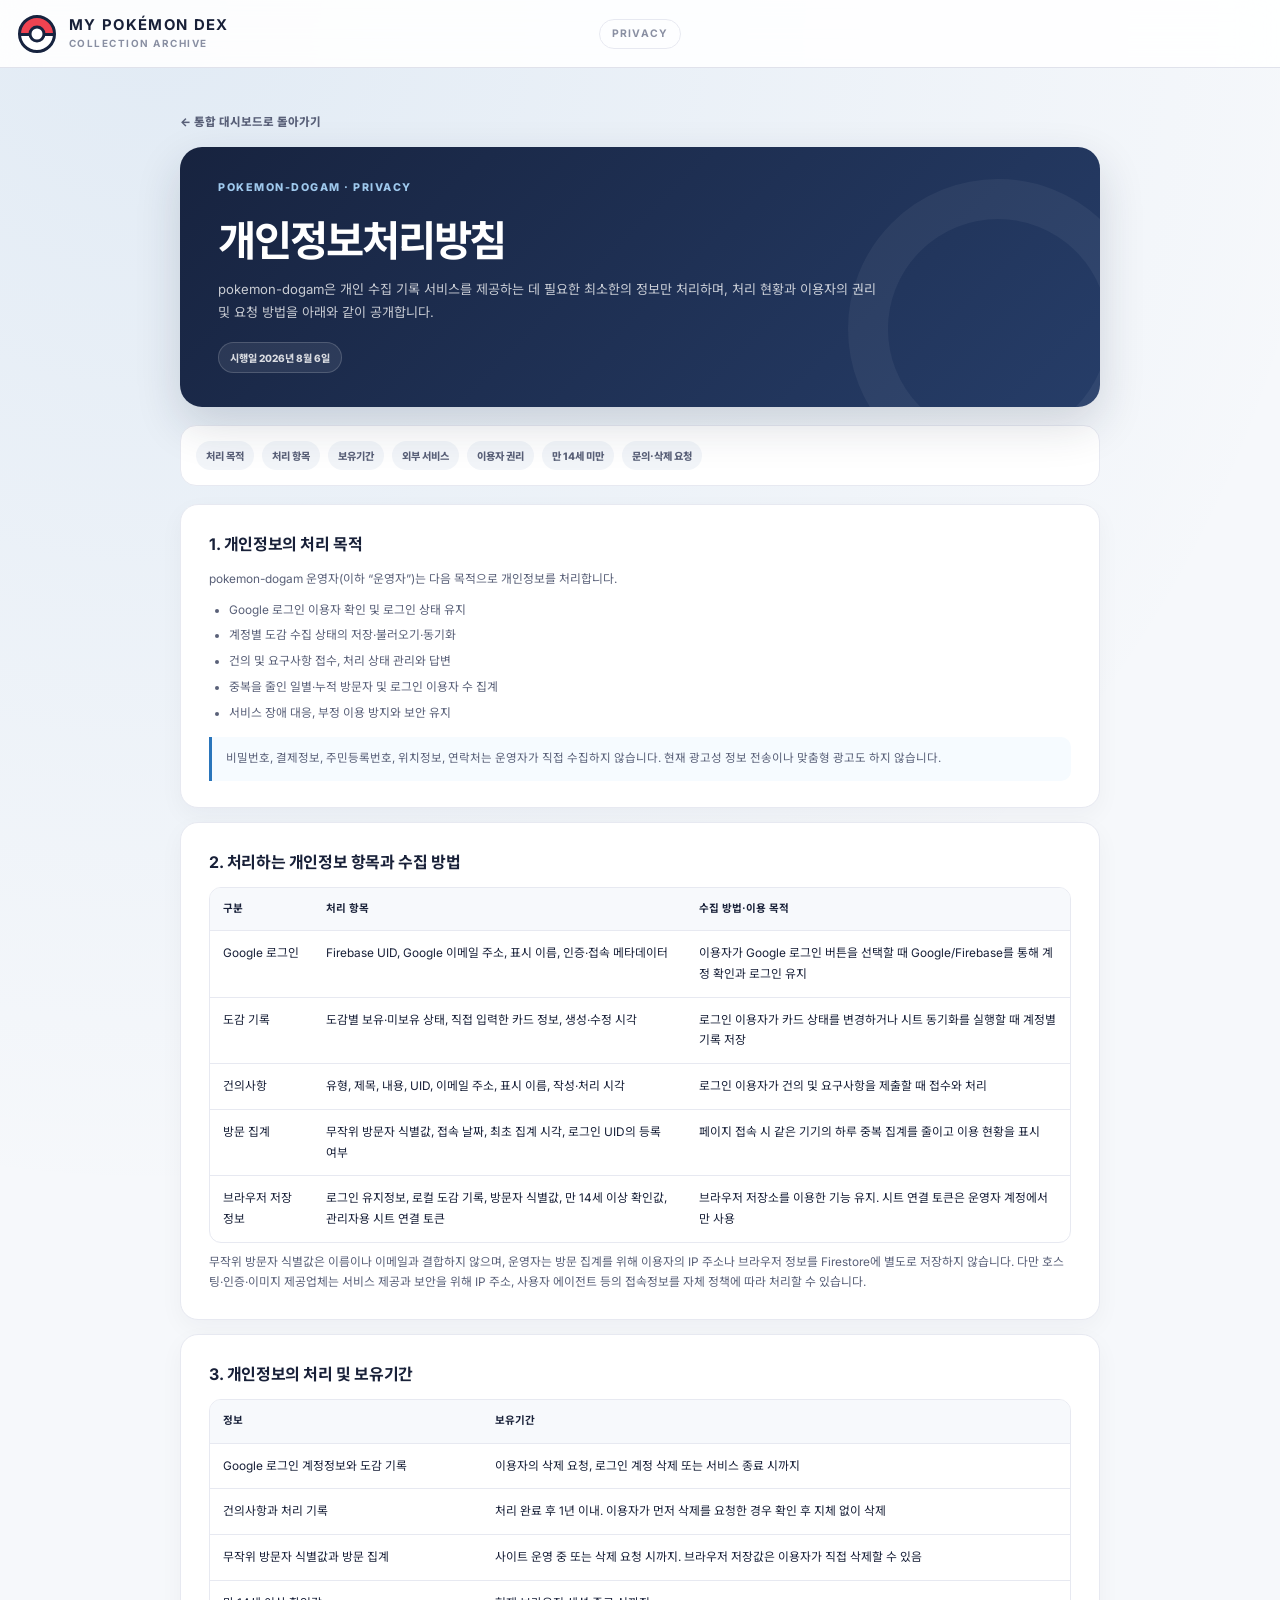
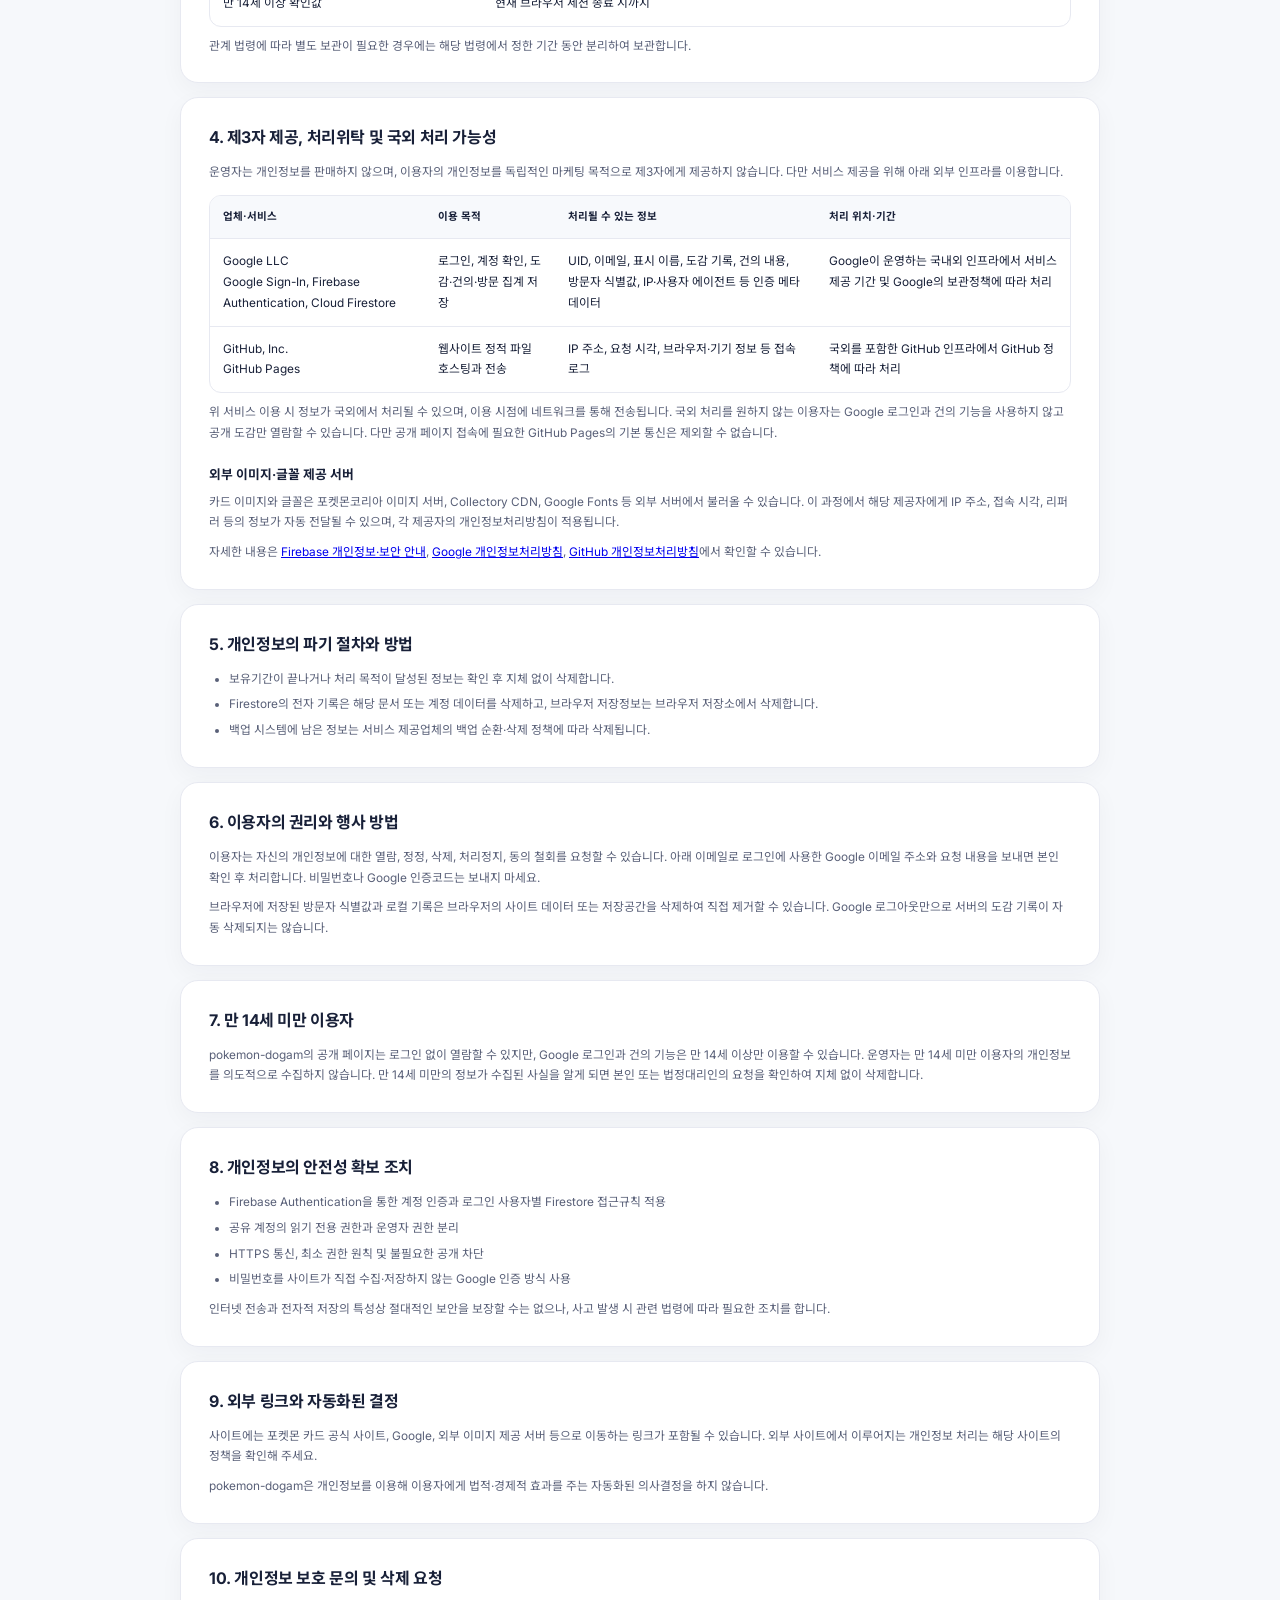
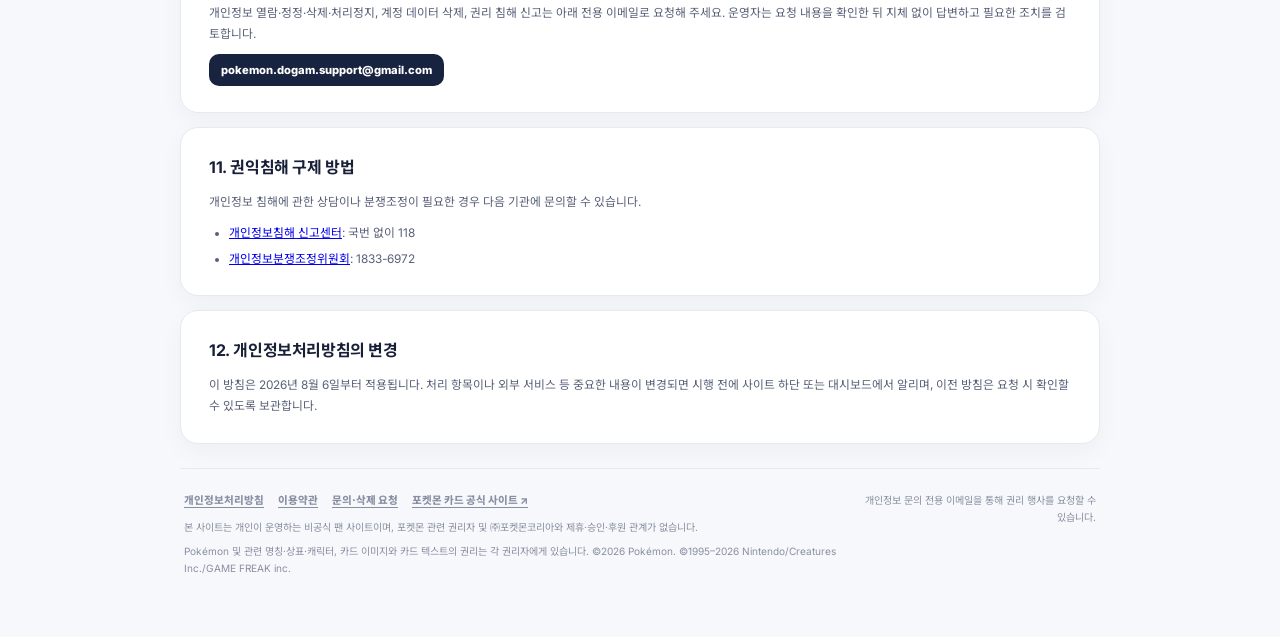
<file: privacy.html>
<!doctype html>
<html lang="ko">
  <head>
    <meta charset="utf-8" />
    <meta name="viewport" content="width=device-width, initial-scale=1" />
    <meta
      name="description"
      content="pokemon-dogam이 처리하는 개인정보 항목, 이용 목적, 보유기간과 삭제 요청 방법을 안내합니다."
    />
    <meta name="theme-color" content="#17233f" />
    <title>개인정보처리방침 | MY POKÉMON DEX</title>
    <link rel="icon" href="./assets/favicon.svg" type="image/svg+xml" />
    <link rel="stylesheet" href="./styles.css?v=20260730-3" />
    <link rel="stylesheet" href="./legal.css?v=20260806-1" />
    <script src="./legal.js?v=20260806-1" defer></script>
  </head>
  <body class="legal-page">
    <a class="skip-link" href="#main-content">본문으로 바로가기</a>

    <header class="site-header">
      <a class="brand" href="./" aria-label="MY POKÉMON DEX 홈">
        <span class="brand-mark" aria-hidden="true"><span></span></span>
        <span class="brand-copy">
          <strong>MY POKÉMON DEX</strong>
          <small>COLLECTION ARCHIVE</small>
        </span>
      </a>
      <span class="header-chip">PRIVACY</span>
    </header>

    <main id="main-content" class="legal-shell">
      <a class="legal-back-link" href="./">← 통합 대시보드로 돌아가기</a>

      <section class="legal-hero" aria-labelledby="privacy-title">
        <p class="eyebrow">POKEMON-DOGAM · PRIVACY</p>
        <h1 id="privacy-title">개인정보처리방침</h1>
        <p>
          pokemon-dogam은 개인 수집 기록 서비스를 제공하는 데 필요한 최소한의 정보만 처리하며,
          처리 현황과 이용자의 권리 및 요청 방법을 아래와 같이 공개합니다.
        </p>
        <span class="legal-effective-date">시행일 2026년 8월 6일</span>
      </section>

      <nav class="legal-toc" aria-label="개인정보처리방침 목차">
        <a href="#purpose">처리 목적</a>
        <a href="#items">처리 항목</a>
        <a href="#retention">보유기간</a>
        <a href="#providers">외부 서비스</a>
        <a href="#rights">이용자 권리</a>
        <a href="#children">만 14세 미만</a>
        <a href="#contact">문의·삭제 요청</a>
      </nav>

      <div class="legal-content">
        <section id="purpose" class="legal-section">
          <h2>1. 개인정보의 처리 목적</h2>
          <p>pokemon-dogam 운영자(이하 “운영자”)는 다음 목적으로 개인정보를 처리합니다.</p>
          <ul>
            <li>Google 로그인 이용자 확인 및 로그인 상태 유지</li>
            <li>계정별 도감 수집 상태의 저장·불러오기·동기화</li>
            <li>건의 및 요구사항 접수, 처리 상태 관리와 답변</li>
            <li>중복을 줄인 일별·누적 방문자 및 로그인 이용자 수 집계</li>
            <li>서비스 장애 대응, 부정 이용 방지와 보안 유지</li>
          </ul>
          <div class="legal-callout">
            비밀번호, 결제정보, 주민등록번호, 위치정보, 연락처는 운영자가 직접 수집하지 않습니다.
            현재 광고성 정보 전송이나 맞춤형 광고도 하지 않습니다.
          </div>
        </section>

        <section id="items" class="legal-section">
          <h2>2. 처리하는 개인정보 항목과 수집 방법</h2>
          <div class="legal-table-wrap">
            <table class="legal-table">
              <thead>
                <tr>
                  <th scope="col">구분</th>
                  <th scope="col">처리 항목</th>
                  <th scope="col">수집 방법·이용 목적</th>
                </tr>
              </thead>
              <tbody>
                <tr>
                  <td>Google 로그인</td>
                  <td>Firebase UID, Google 이메일 주소, 표시 이름, 인증·접속 메타데이터</td>
                  <td>이용자가 Google 로그인 버튼을 선택할 때 Google/Firebase를 통해 계정 확인과 로그인 유지</td>
                </tr>
                <tr>
                  <td>도감 기록</td>
                  <td>도감별 보유·미보유 상태, 직접 입력한 카드 정보, 생성·수정 시각</td>
                  <td>로그인 이용자가 카드 상태를 변경하거나 시트 동기화를 실행할 때 계정별 기록 저장</td>
                </tr>
                <tr>
                  <td>건의사항</td>
                  <td>유형, 제목, 내용, UID, 이메일 주소, 표시 이름, 작성·처리 시각</td>
                  <td>로그인 이용자가 건의 및 요구사항을 제출할 때 접수와 처리</td>
                </tr>
                <tr>
                  <td>방문 집계</td>
                  <td>무작위 방문자 식별값, 접속 날짜, 최초 집계 시각, 로그인 UID의 등록 여부</td>
                  <td>페이지 접속 시 같은 기기의 하루 중복 집계를 줄이고 이용 현황을 표시</td>
                </tr>
                <tr>
                  <td>브라우저 저장정보</td>
                  <td>로그인 유지정보, 로컬 도감 기록, 방문자 식별값, 만 14세 이상 확인값, 관리자용 시트 연결 토큰</td>
                  <td>브라우저 저장소를 이용한 기능 유지. 시트 연결 토큰은 운영자 계정에서만 사용</td>
                </tr>
              </tbody>
            </table>
          </div>
          <p>
            무작위 방문자 식별값은 이름이나 이메일과 결합하지 않으며, 운영자는 방문 집계를 위해
            이용자의 IP 주소나 브라우저 정보를 Firestore에 별도로 저장하지 않습니다. 다만 호스팅·인증·이미지 제공업체는
            서비스 제공과 보안을 위해 IP 주소, 사용자 에이전트 등의 접속정보를 자체 정책에 따라 처리할 수 있습니다.
          </p>
        </section>

        <section id="retention" class="legal-section">
          <h2>3. 개인정보의 처리 및 보유기간</h2>
          <div class="legal-table-wrap">
            <table class="legal-table">
              <thead>
                <tr>
                  <th scope="col">정보</th>
                  <th scope="col">보유기간</th>
                </tr>
              </thead>
              <tbody>
                <tr>
                  <td>Google 로그인 계정정보와 도감 기록</td>
                  <td>이용자의 삭제 요청, 로그인 계정 삭제 또는 서비스 종료 시까지</td>
                </tr>
                <tr>
                  <td>건의사항과 처리 기록</td>
                  <td>처리 완료 후 1년 이내. 이용자가 먼저 삭제를 요청한 경우 확인 후 지체 없이 삭제</td>
                </tr>
                <tr>
                  <td>무작위 방문자 식별값과 방문 집계</td>
                  <td>사이트 운영 중 또는 삭제 요청 시까지. 브라우저 저장값은 이용자가 직접 삭제할 수 있음</td>
                </tr>
                <tr>
                  <td>만 14세 이상 확인값</td>
                  <td>현재 브라우저 세션 종료 시까지</td>
                </tr>
              </tbody>
            </table>
          </div>
          <p>관계 법령에 따라 별도 보관이 필요한 경우에는 해당 법령에서 정한 기간 동안 분리하여 보관합니다.</p>
        </section>

        <section id="providers" class="legal-section">
          <h2>4. 제3자 제공, 처리위탁 및 국외 처리 가능성</h2>
          <p>
            운영자는 개인정보를 판매하지 않으며, 이용자의 개인정보를 독립적인 마케팅 목적으로 제3자에게 제공하지 않습니다.
            다만 서비스 제공을 위해 아래 외부 인프라를 이용합니다.
          </p>
          <div class="legal-table-wrap">
            <table class="legal-table">
              <thead>
                <tr>
                  <th scope="col">업체·서비스</th>
                  <th scope="col">이용 목적</th>
                  <th scope="col">처리될 수 있는 정보</th>
                  <th scope="col">처리 위치·기간</th>
                </tr>
              </thead>
              <tbody>
                <tr>
                  <td>Google LLC<br />Google Sign-In, Firebase Authentication, Cloud Firestore</td>
                  <td>로그인, 계정 확인, 도감·건의·방문 집계 저장</td>
                  <td>UID, 이메일, 표시 이름, 도감 기록, 건의 내용, 방문자 식별값, IP·사용자 에이전트 등 인증 메타데이터</td>
                  <td>Google이 운영하는 국내외 인프라에서 서비스 제공 기간 및 Google의 보관정책에 따라 처리</td>
                </tr>
                <tr>
                  <td>GitHub, Inc.<br />GitHub Pages</td>
                  <td>웹사이트 정적 파일 호스팅과 전송</td>
                  <td>IP 주소, 요청 시각, 브라우저·기기 정보 등 접속 로그</td>
                  <td>국외를 포함한 GitHub 인프라에서 GitHub 정책에 따라 처리</td>
                </tr>
              </tbody>
            </table>
          </div>
          <p>
            위 서비스 이용 시 정보가 국외에서 처리될 수 있으며, 이용 시점에 네트워크를 통해 전송됩니다.
            국외 처리를 원하지 않는 이용자는 Google 로그인과 건의 기능을 사용하지 않고 공개 도감만 열람할 수 있습니다.
            다만 공개 페이지 접속에 필요한 GitHub Pages의 기본 통신은 제외할 수 없습니다.
          </p>
          <h3>외부 이미지·글꼴 제공 서버</h3>
          <p>
            카드 이미지와 글꼴은 포켓몬코리아 이미지 서버, Collectory CDN, Google Fonts 등 외부 서버에서 불러올 수 있습니다.
            이 과정에서 해당 제공자에게 IP 주소, 접속 시각, 리퍼러 등의 정보가 자동 전달될 수 있으며,
            각 제공자의 개인정보처리방침이 적용됩니다.
          </p>
          <p>
            자세한 내용은
            <a href="https://firebase.google.com/support/privacy" target="_blank" rel="noopener noreferrer">Firebase 개인정보·보안 안내</a>,
            <a href="https://policies.google.com/privacy?hl=ko" target="_blank" rel="noopener noreferrer">Google 개인정보처리방침</a>,
            <a href="https://docs.github.com/ko/site-policy/privacy-policies/github-general-privacy-statement" target="_blank" rel="noopener noreferrer">GitHub 개인정보처리방침</a>에서 확인할 수 있습니다.
          </p>
        </section>

        <section id="destruction" class="legal-section">
          <h2>5. 개인정보의 파기 절차와 방법</h2>
          <ul>
            <li>보유기간이 끝나거나 처리 목적이 달성된 정보는 확인 후 지체 없이 삭제합니다.</li>
            <li>Firestore의 전자 기록은 해당 문서 또는 계정 데이터를 삭제하고, 브라우저 저장정보는 브라우저 저장소에서 삭제합니다.</li>
            <li>백업 시스템에 남은 정보는 서비스 제공업체의 백업 순환·삭제 정책에 따라 삭제됩니다.</li>
          </ul>
        </section>

        <section id="rights" class="legal-section">
          <h2>6. 이용자의 권리와 행사 방법</h2>
          <p>
            이용자는 자신의 개인정보에 대한 열람, 정정, 삭제, 처리정지, 동의 철회를 요청할 수 있습니다.
            아래 이메일로 로그인에 사용한 Google 이메일 주소와 요청 내용을 보내면 본인 확인 후 처리합니다.
            비밀번호나 Google 인증코드는 보내지 마세요.
          </p>
          <p>
            브라우저에 저장된 방문자 식별값과 로컬 기록은 브라우저의 사이트 데이터 또는 저장공간을 삭제하여 직접 제거할 수 있습니다.
            Google 로그아웃만으로 서버의 도감 기록이 자동 삭제되지는 않습니다.
          </p>
        </section>

        <section id="children" class="legal-section">
          <h2>7. 만 14세 미만 이용자</h2>
          <p>
            pokemon-dogam의 공개 페이지는 로그인 없이 열람할 수 있지만, Google 로그인과 건의 기능은 만 14세 이상만 이용할 수 있습니다.
            운영자는 만 14세 미만 이용자의 개인정보를 의도적으로 수집하지 않습니다.
            만 14세 미만의 정보가 수집된 사실을 알게 되면 본인 또는 법정대리인의 요청을 확인하여 지체 없이 삭제합니다.
          </p>
        </section>

        <section id="security" class="legal-section">
          <h2>8. 개인정보의 안전성 확보 조치</h2>
          <ul>
            <li>Firebase Authentication을 통한 계정 인증과 로그인 사용자별 Firestore 접근규칙 적용</li>
            <li>공유 계정의 읽기 전용 권한과 운영자 권한 분리</li>
            <li>HTTPS 통신, 최소 권한 원칙 및 불필요한 공개 차단</li>
            <li>비밀번호를 사이트가 직접 수집·저장하지 않는 Google 인증 방식 사용</li>
          </ul>
          <p>인터넷 전송과 전자적 저장의 특성상 절대적인 보안을 보장할 수는 없으나, 사고 발생 시 관련 법령에 따라 필요한 조치를 합니다.</p>
        </section>

        <section id="external" class="legal-section">
          <h2>9. 외부 링크와 자동화된 결정</h2>
          <p>
            사이트에는 포켓몬 카드 공식 사이트, Google, 외부 이미지 제공 서버 등으로 이동하는 링크가 포함될 수 있습니다.
            외부 사이트에서 이루어지는 개인정보 처리는 해당 사이트의 정책을 확인해 주세요.
          </p>
          <p>pokemon-dogam은 개인정보를 이용해 이용자에게 법적·경제적 효과를 주는 자동화된 의사결정을 하지 않습니다.</p>
        </section>

        <section id="contact" class="legal-section">
          <h2>10. 개인정보 보호 문의 및 삭제 요청</h2>
          <p>
            개인정보 열람·정정·삭제·처리정지, 계정 데이터 삭제, 권리 침해 신고는 아래 전용 이메일로 요청해 주세요.
            운영자는 요청 내용을 확인한 뒤 지체 없이 답변하고 필요한 조치를 검토합니다.
          </p>
          <a class="legal-contact" href="mailto:pokemon.dogam.support@gmail.com">pokemon.dogam.support@gmail.com</a>
        </section>

        <section id="remedy" class="legal-section">
          <h2>11. 권익침해 구제 방법</h2>
          <p>개인정보 침해에 관한 상담이나 분쟁조정이 필요한 경우 다음 기관에 문의할 수 있습니다.</p>
          <ul>
            <li><a href="https://privacy.kisa.or.kr/" target="_blank" rel="noopener noreferrer">개인정보침해 신고센터</a>: 국번 없이 118</li>
            <li><a href="https://www.kopico.go.kr/" target="_blank" rel="noopener noreferrer">개인정보분쟁조정위원회</a>: 1833-6972</li>
          </ul>
        </section>

        <section id="changes" class="legal-section">
          <h2>12. 개인정보처리방침의 변경</h2>
          <p>
            이 방침은 2026년 8월 6일부터 적용됩니다. 처리 항목이나 외부 서비스 등 중요한 내용이 변경되면
            시행 전에 사이트 하단 또는 대시보드에서 알리며, 이전 방침은 요청 시 확인할 수 있도록 보관합니다.
          </p>
        </section>
      </div>

      <footer class="site-footer">
        <div class="site-footer-main">
          <nav class="site-footer-links" aria-label="정책 및 문의">
            <a href="./privacy.html" aria-current="page">개인정보처리방침</a>
            <a href="./terms.html">이용약관</a>
            <a href="mailto:pokemon.dogam.support@gmail.com">문의·삭제 요청</a>
            <a href="https://pokemoncard.co.kr/" target="_blank" rel="noopener noreferrer">포켓몬 카드 공식 사이트 ↗</a>
          </nav>
          <p>본 사이트는 개인이 운영하는 비공식 팬 사이트이며, 포켓몬 관련 권리자 및 ㈜포켓몬코리아와 제휴·승인·후원 관계가 없습니다.</p>
          <p>Pokémon 및 관련 명칭·상표·캐릭터, 카드 이미지와 카드 텍스트의 권리는 각 권리자에게 있습니다. ©<span data-current-year>2026</span> Pokémon. ©1995–<span data-current-year>2026</span> Nintendo/Creatures Inc./GAME FREAK inc.</p>
        </div>
        <p class="site-footer-note">개인정보 문의 전용 이메일을 통해 권리 행사를 요청할 수 있습니다.</p>
      </footer>
    </main>
  </body>
</html>
</file>
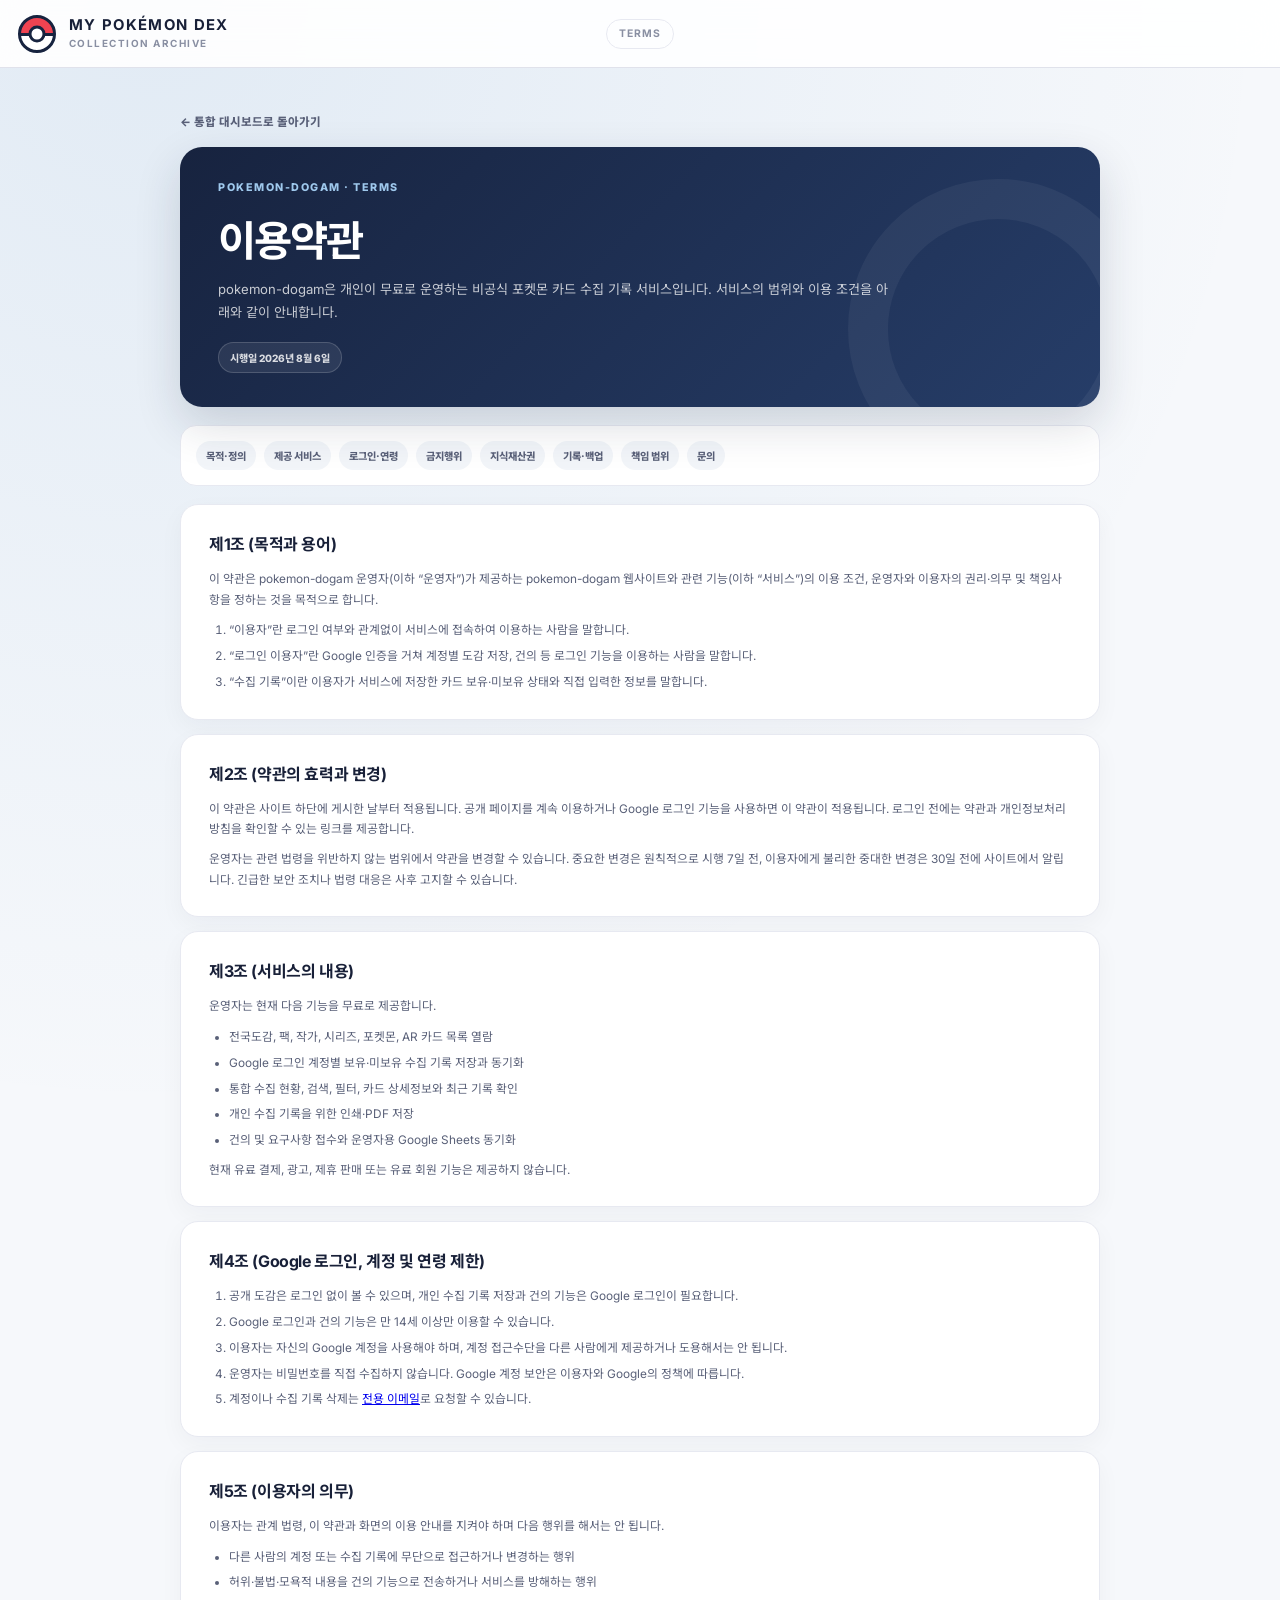
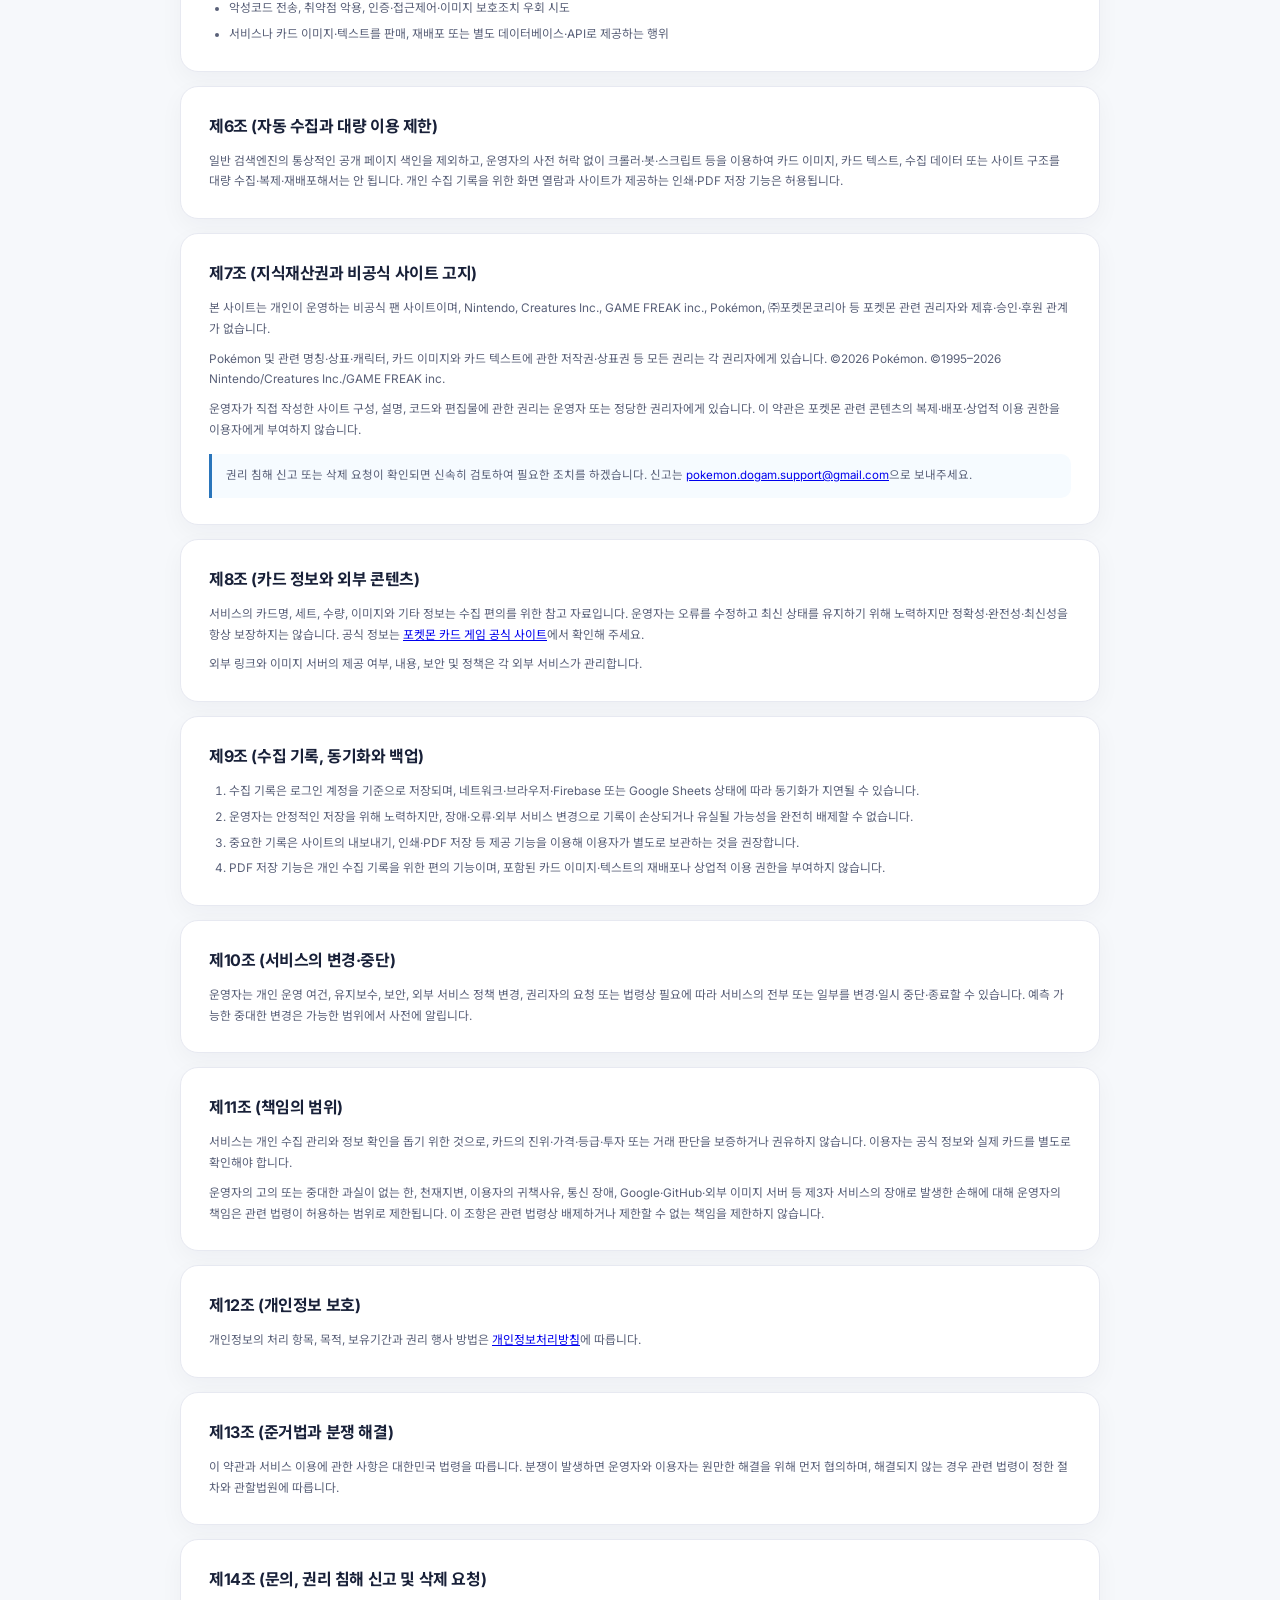
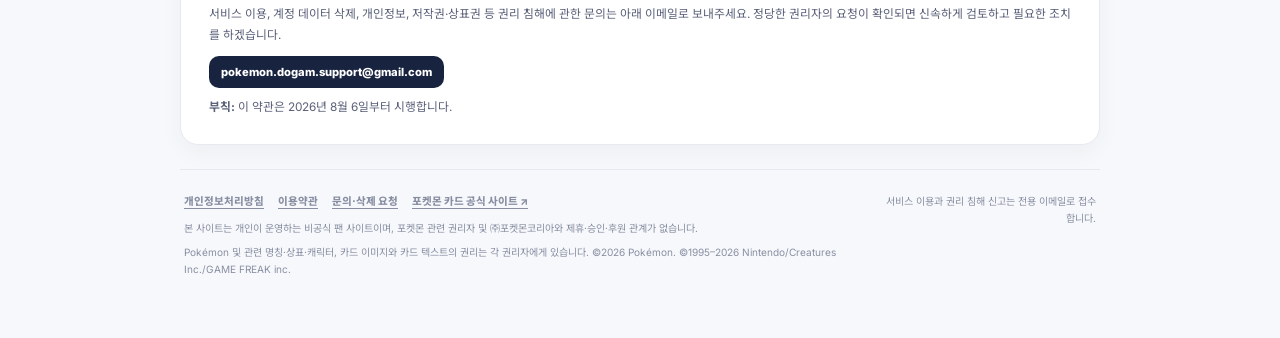
<file: terms.html>
<!doctype html>
<html lang="ko">
  <head>
    <meta charset="utf-8" />
    <meta name="viewport" content="width=device-width, initial-scale=1" />
    <meta
      name="description"
      content="pokemon-dogam의 이용 조건, 계정과 수집 기록, 지식재산권, 서비스 변경 및 책임 범위를 안내합니다."
    />
    <meta name="theme-color" content="#17233f" />
    <title>이용약관 | MY POKÉMON DEX</title>
    <link rel="icon" href="./assets/favicon.svg" type="image/svg+xml" />
    <link rel="stylesheet" href="./styles.css?v=20260730-3" />
    <link rel="stylesheet" href="./legal.css?v=20260806-1" />
    <script src="./legal.js?v=20260806-1" defer></script>
  </head>
  <body class="legal-page">
    <a class="skip-link" href="#main-content">본문으로 바로가기</a>

    <header class="site-header">
      <a class="brand" href="./" aria-label="MY POKÉMON DEX 홈">
        <span class="brand-mark" aria-hidden="true"><span></span></span>
        <span class="brand-copy">
          <strong>MY POKÉMON DEX</strong>
          <small>COLLECTION ARCHIVE</small>
        </span>
      </a>
      <span class="header-chip">TERMS</span>
    </header>

    <main id="main-content" class="legal-shell">
      <a class="legal-back-link" href="./">← 통합 대시보드로 돌아가기</a>

      <section class="legal-hero" aria-labelledby="terms-title">
        <p class="eyebrow">POKEMON-DOGAM · TERMS</p>
        <h1 id="terms-title">이용약관</h1>
        <p>
          pokemon-dogam은 개인이 무료로 운영하는 비공식 포켓몬 카드 수집 기록 서비스입니다.
          서비스의 범위와 이용 조건을 아래와 같이 안내합니다.
        </p>
        <span class="legal-effective-date">시행일 2026년 8월 6일</span>
      </section>

      <nav class="legal-toc" aria-label="이용약관 목차">
        <a href="#purpose">목적·정의</a>
        <a href="#service">제공 서비스</a>
        <a href="#account">로그인·연령</a>
        <a href="#prohibited">금지행위</a>
        <a href="#ip">지식재산권</a>
        <a href="#records">기록·백업</a>
        <a href="#liability">책임 범위</a>
        <a href="#contact">문의</a>
      </nav>

      <div class="legal-content">
        <section id="purpose" class="legal-section">
          <h2>제1조 (목적과 용어)</h2>
          <p>
            이 약관은 pokemon-dogam 운영자(이하 “운영자”)가 제공하는 pokemon-dogam 웹사이트와 관련 기능(이하 “서비스”)의
            이용 조건, 운영자와 이용자의 권리·의무 및 책임사항을 정하는 것을 목적으로 합니다.
          </p>
          <ol>
            <li>“이용자”란 로그인 여부와 관계없이 서비스에 접속하여 이용하는 사람을 말합니다.</li>
            <li>“로그인 이용자”란 Google 인증을 거쳐 계정별 도감 저장, 건의 등 로그인 기능을 이용하는 사람을 말합니다.</li>
            <li>“수집 기록”이란 이용자가 서비스에 저장한 카드 보유·미보유 상태와 직접 입력한 정보를 말합니다.</li>
          </ol>
        </section>

        <section id="effect" class="legal-section">
          <h2>제2조 (약관의 효력과 변경)</h2>
          <p>
            이 약관은 사이트 하단에 게시한 날부터 적용됩니다. 공개 페이지를 계속 이용하거나 Google 로그인 기능을 사용하면
            이 약관이 적용됩니다. 로그인 전에는 약관과 개인정보처리방침을 확인할 수 있는 링크를 제공합니다.
          </p>
          <p>
            운영자는 관련 법령을 위반하지 않는 범위에서 약관을 변경할 수 있습니다. 중요한 변경은 원칙적으로 시행 7일 전,
            이용자에게 불리한 중대한 변경은 30일 전에 사이트에서 알립니다. 긴급한 보안 조치나 법령 대응은 사후 고지할 수 있습니다.
          </p>
        </section>

        <section id="service" class="legal-section">
          <h2>제3조 (서비스의 내용)</h2>
          <p>운영자는 현재 다음 기능을 무료로 제공합니다.</p>
          <ul>
            <li>전국도감, 팩, 작가, 시리즈, 포켓몬, AR 카드 목록 열람</li>
            <li>Google 로그인 계정별 보유·미보유 수집 기록 저장과 동기화</li>
            <li>통합 수집 현황, 검색, 필터, 카드 상세정보와 최근 기록 확인</li>
            <li>개인 수집 기록을 위한 인쇄·PDF 저장</li>
            <li>건의 및 요구사항 접수와 운영자용 Google Sheets 동기화</li>
          </ul>
          <p>현재 유료 결제, 광고, 제휴 판매 또는 유료 회원 기능은 제공하지 않습니다.</p>
        </section>

        <section id="account" class="legal-section">
          <h2>제4조 (Google 로그인, 계정 및 연령 제한)</h2>
          <ol>
            <li>공개 도감은 로그인 없이 볼 수 있으며, 개인 수집 기록 저장과 건의 기능은 Google 로그인이 필요합니다.</li>
            <li>Google 로그인과 건의 기능은 만 14세 이상만 이용할 수 있습니다.</li>
            <li>이용자는 자신의 Google 계정을 사용해야 하며, 계정 접근수단을 다른 사람에게 제공하거나 도용해서는 안 됩니다.</li>
            <li>운영자는 비밀번호를 직접 수집하지 않습니다. Google 계정 보안은 이용자와 Google의 정책에 따릅니다.</li>
            <li>계정이나 수집 기록 삭제는 <a href="mailto:pokemon.dogam.support@gmail.com">전용 이메일</a>로 요청할 수 있습니다.</li>
          </ol>
        </section>

        <section id="obligations" class="legal-section">
          <h2>제5조 (이용자의 의무)</h2>
          <p>이용자는 관계 법령, 이 약관과 화면의 이용 안내를 지켜야 하며 다음 행위를 해서는 안 됩니다.</p>
          <ul>
            <li>다른 사람의 계정 또는 수집 기록에 무단으로 접근하거나 변경하는 행위</li>
            <li>허위·불법·모욕적 내용을 건의 기능으로 전송하거나 서비스를 방해하는 행위</li>
            <li>악성코드 전송, 취약점 악용, 인증·접근제어·이미지 보호조치 우회 시도</li>
            <li>서비스나 카드 이미지·텍스트를 판매, 재배포 또는 별도 데이터베이스·API로 제공하는 행위</li>
          </ul>
        </section>

        <section id="prohibited" class="legal-section">
          <h2>제6조 (자동 수집과 대량 이용 제한)</h2>
          <p>
            일반 검색엔진의 통상적인 공개 페이지 색인을 제외하고, 운영자의 사전 허락 없이 크롤러·봇·스크립트 등을 이용하여
            카드 이미지, 카드 텍스트, 수집 데이터 또는 사이트 구조를 대량 수집·복제·재배포해서는 안 됩니다.
            개인 수집 기록을 위한 화면 열람과 사이트가 제공하는 인쇄·PDF 저장 기능은 허용됩니다.
          </p>
        </section>

        <section id="ip" class="legal-section">
          <h2>제7조 (지식재산권과 비공식 사이트 고지)</h2>
          <p>
            본 사이트는 개인이 운영하는 비공식 팬 사이트이며, Nintendo, Creatures Inc., GAME FREAK inc., Pokémon,
            ㈜포켓몬코리아 등 포켓몬 관련 권리자와 제휴·승인·후원 관계가 없습니다.
          </p>
          <p>
            Pokémon 및 관련 명칭·상표·캐릭터, 카드 이미지와 카드 텍스트에 관한 저작권·상표권 등 모든 권리는 각 권리자에게 있습니다.
            ©<span data-current-year>2026</span> Pokémon. ©1995–<span data-current-year>2026</span> Nintendo/Creatures Inc./GAME FREAK inc.
          </p>
          <p>
            운영자가 직접 작성한 사이트 구성, 설명, 코드와 편집물에 관한 권리는 운영자 또는 정당한 권리자에게 있습니다.
            이 약관은 포켓몬 관련 콘텐츠의 복제·배포·상업적 이용 권한을 이용자에게 부여하지 않습니다.
          </p>
          <div class="legal-callout">
            권리 침해 신고 또는 삭제 요청이 확인되면 신속히 검토하여 필요한 조치를 하겠습니다.
            신고는 <a href="mailto:pokemon.dogam.support@gmail.com">pokemon.dogam.support@gmail.com</a>으로 보내주세요.
          </div>
        </section>

        <section id="information" class="legal-section">
          <h2>제8조 (카드 정보와 외부 콘텐츠)</h2>
          <p>
            서비스의 카드명, 세트, 수량, 이미지와 기타 정보는 수집 편의를 위한 참고 자료입니다.
            운영자는 오류를 수정하고 최신 상태를 유지하기 위해 노력하지만 정확성·완전성·최신성을 항상 보장하지는 않습니다.
            공식 정보는 <a href="https://pokemoncard.co.kr/" target="_blank" rel="noopener noreferrer">포켓몬 카드 게임 공식 사이트</a>에서 확인해 주세요.
          </p>
          <p>외부 링크와 이미지 서버의 제공 여부, 내용, 보안 및 정책은 각 외부 서비스가 관리합니다.</p>
        </section>

        <section id="records" class="legal-section">
          <h2>제9조 (수집 기록, 동기화와 백업)</h2>
          <ol>
            <li>수집 기록은 로그인 계정을 기준으로 저장되며, 네트워크·브라우저·Firebase 또는 Google Sheets 상태에 따라 동기화가 지연될 수 있습니다.</li>
            <li>운영자는 안정적인 저장을 위해 노력하지만, 장애·오류·외부 서비스 변경으로 기록이 손상되거나 유실될 가능성을 완전히 배제할 수 없습니다.</li>
            <li>중요한 기록은 사이트의 내보내기, 인쇄·PDF 저장 등 제공 기능을 이용해 이용자가 별도로 보관하는 것을 권장합니다.</li>
            <li>PDF 저장 기능은 개인 수집 기록을 위한 편의 기능이며, 포함된 카드 이미지·텍스트의 재배포나 상업적 이용 권한을 부여하지 않습니다.</li>
          </ol>
        </section>

        <section id="changes" class="legal-section">
          <h2>제10조 (서비스의 변경·중단)</h2>
          <p>
            운영자는 개인 운영 여건, 유지보수, 보안, 외부 서비스 정책 변경, 권리자의 요청 또는 법령상 필요에 따라
            서비스의 전부 또는 일부를 변경·일시 중단·종료할 수 있습니다. 예측 가능한 중대한 변경은 가능한 범위에서 사전에 알립니다.
          </p>
        </section>

        <section id="liability" class="legal-section">
          <h2>제11조 (책임의 범위)</h2>
          <p>
            서비스는 개인 수집 관리와 정보 확인을 돕기 위한 것으로, 카드의 진위·가격·등급·투자 또는 거래 판단을 보증하거나 권유하지 않습니다.
            이용자는 공식 정보와 실제 카드를 별도로 확인해야 합니다.
          </p>
          <p>
            운영자의 고의 또는 중대한 과실이 없는 한, 천재지변, 이용자의 귀책사유, 통신 장애, Google·GitHub·외부 이미지 서버 등
            제3자 서비스의 장애로 발생한 손해에 대해 운영자의 책임은 관련 법령이 허용하는 범위로 제한됩니다.
            이 조항은 관련 법령상 배제하거나 제한할 수 없는 책임을 제한하지 않습니다.
          </p>
        </section>

        <section id="privacy" class="legal-section">
          <h2>제12조 (개인정보 보호)</h2>
          <p>
            개인정보의 처리 항목, 목적, 보유기간과 권리 행사 방법은
            <a href="./privacy.html">개인정보처리방침</a>에 따릅니다.
          </p>
        </section>

        <section id="law" class="legal-section">
          <h2>제13조 (준거법과 분쟁 해결)</h2>
          <p>
            이 약관과 서비스 이용에 관한 사항은 대한민국 법령을 따릅니다. 분쟁이 발생하면 운영자와 이용자는 원만한 해결을 위해 먼저 협의하며,
            해결되지 않는 경우 관련 법령이 정한 절차와 관할법원에 따릅니다.
          </p>
        </section>

        <section id="contact" class="legal-section">
          <h2>제14조 (문의, 권리 침해 신고 및 삭제 요청)</h2>
          <p>
            서비스 이용, 계정 데이터 삭제, 개인정보, 저작권·상표권 등 권리 침해에 관한 문의는 아래 이메일로 보내주세요.
            정당한 권리자의 요청이 확인되면 신속하게 검토하고 필요한 조치를 하겠습니다.
          </p>
          <a class="legal-contact" href="mailto:pokemon.dogam.support@gmail.com">pokemon.dogam.support@gmail.com</a>
          <p><strong>부칙:</strong> 이 약관은 2026년 8월 6일부터 시행합니다.</p>
        </section>
      </div>

      <footer class="site-footer">
        <div class="site-footer-main">
          <nav class="site-footer-links" aria-label="정책 및 문의">
            <a href="./privacy.html">개인정보처리방침</a>
            <a href="./terms.html" aria-current="page">이용약관</a>
            <a href="mailto:pokemon.dogam.support@gmail.com">문의·삭제 요청</a>
            <a href="https://pokemoncard.co.kr/" target="_blank" rel="noopener noreferrer">포켓몬 카드 공식 사이트 ↗</a>
          </nav>
          <p>본 사이트는 개인이 운영하는 비공식 팬 사이트이며, 포켓몬 관련 권리자 및 ㈜포켓몬코리아와 제휴·승인·후원 관계가 없습니다.</p>
          <p>Pokémon 및 관련 명칭·상표·캐릭터, 카드 이미지와 카드 텍스트의 권리는 각 권리자에게 있습니다. ©<span data-current-year>2026</span> Pokémon. ©1995–<span data-current-year>2026</span> Nintendo/Creatures Inc./GAME FREAK inc.</p>
        </div>
        <p class="site-footer-note">서비스 이용과 권리 침해 신고는 전용 이메일로 접수합니다.</p>
      </footer>
    </main>
  </body>
</html>
</file>
<file: styles.css>
@import url("https://fonts.googleapis.com/css2?family=Inter:wght@500;600;700;800&family=Noto+Sans+KR:wght@400;500;600;700;800&display=swap");

:root {
  color-scheme: light;
  --ink: #182038;
  --ink-soft: #596078;
  --ink-faint: #898fa2;
  --surface: #ffffff;
  --surface-soft: #f6f7fb;
  --line: #e7e9f1;
  --navy: #17233f;
  --navy-light: #26365b;
  --red: #ef4351;
  --red-dark: #d72e3d;
  --yellow: #ffcc30;
  --blue: #2a75bb;
  --green: #21a179;
  --shadow-sm: 0 8px 24px rgba(28, 38, 68, 0.07);
  --shadow-md: 0 18px 52px rgba(28, 38, 68, 0.12);
  --radius-sm: 12px;
  --radius-md: 18px;
  --radius-lg: 26px;
}

* {
  box-sizing: border-box;
}

html {
  scroll-behavior: smooth;
}

body {
  margin: 0;
  min-width: 320px;
  background:
    radial-gradient(circle at 92% 5%, rgba(42, 117, 187, 0.07), transparent 26rem),
    var(--surface-soft);
  color: var(--ink);
  font-family: "Inter", "Noto Sans KR", system-ui, -apple-system, BlinkMacSystemFont,
    "Segoe UI", sans-serif;
  -webkit-font-smoothing: antialiased;
}

button,
input,
select {
  font: inherit;
}

button,
a,
select {
  -webkit-tap-highlight-color: transparent;
}

button {
  color: inherit;
}

img {
  display: block;
  max-width: 100%;
}

.sr-only {
  position: absolute;
  width: 1px;
  height: 1px;
  padding: 0;
  margin: -1px;
  overflow: hidden;
  clip: rect(0, 0, 0, 0);
  white-space: nowrap;
  border: 0;
}

.skip-link {
  position: fixed;
  top: 12px;
  left: 12px;
  z-index: 100;
  transform: translateY(-160%);
  border-radius: 10px;
  background: var(--navy);
  color: #fff;
  padding: 10px 14px;
  font-weight: 700;
  text-decoration: none;
}

.skip-link:focus {
  transform: translateY(0);
}

.site-header {
  position: sticky;
  top: 0;
  z-index: 30;
  display: flex;
  align-items: center;
  justify-content: space-between;
  min-height: 76px;
  padding: 0 34px;
  border-bottom: 1px solid rgba(220, 223, 233, 0.88);
  background: rgba(255, 255, 255, 0.9);
  backdrop-filter: blur(18px);
}

.brand {
  display: inline-flex;
  align-items: center;
  gap: 13px;
  color: var(--ink);
  text-decoration: none;
}

.brand-mark,
.empty-ball,
.fallback-ball {
  position: relative;
  display: inline-grid;
  place-items: center;
  width: 38px;
  height: 38px;
  overflow: hidden;
  flex: 0 0 auto;
  border: 3px solid var(--navy);
  border-radius: 50%;
  background: linear-gradient(to bottom, var(--red) 0 46%, var(--navy) 46% 55%, #fff 55%);
}

.brand-mark::after,
.empty-ball::after,
.fallback-ball::after {
  content: "";
  position: absolute;
  inset: 50% auto auto 50%;
  width: 11px;
  height: 11px;
  transform: translate(-50%, -50%);
  border: 3px solid var(--navy);
  border-radius: 50%;
  background: #fff;
}

.brand-copy {
  display: grid;
  line-height: 1;
}

.brand-copy strong {
  font-size: 0.93rem;
  letter-spacing: 0.09em;
}

.brand-copy small {
  margin-top: 6px;
  color: var(--ink-faint);
  font-size: 0.62rem;
  font-weight: 700;
  letter-spacing: 0.15em;
}

.header-chip {
  border: 1px solid var(--line);
  border-radius: 999px;
  color: var(--ink-faint);
  font-size: 0.65rem;
  font-weight: 700;
  letter-spacing: 0.11em;
  padding: 8px 12px;
}

.site-layout {
  display: grid;
  grid-template-columns: 246px minmax(0, 1fr);
  max-width: 1700px;
  min-height: calc(100vh - 76px);
  margin: 0 auto;
}

.sidebar {
  position: sticky;
  top: 76px;
  align-self: start;
  min-height: calc(100vh - 76px);
  padding: 34px 22px 30px;
  border-right: 1px solid var(--line);
  background: rgba(250, 250, 252, 0.76);
}

.sidebar-label,
.section-kicker,
.eyebrow {
  color: var(--ink-faint);
  font-size: 0.67rem;
  font-weight: 800;
  letter-spacing: 0.14em;
}

.sidebar-label {
  margin: 0 10px 13px;
}

.collection-nav {
  display: grid;
  gap: 7px;
}

.collection-link {
  display: flex;
  align-items: center;
  gap: 12px;
  min-height: 62px;
  border: 1px solid transparent;
  border-radius: 15px;
  color: var(--ink);
  padding: 10px 11px;
  text-decoration: none;
}

.collection-link > span:last-child {
  display: grid;
  min-width: 0;
}

.collection-link strong {
  font-size: 0.85rem;
  font-weight: 700;
}

.collection-link small {
  margin-top: 4px;
  color: var(--ink-faint);
  font-size: 0.69rem;
}

.collection-icon {
  display: grid;
  place-items: center;
  width: 34px;
  height: 34px;
  flex: 0 0 auto;
  border: 1px solid #dfe2ea;
  border-radius: 10px;
  background: #f0f1f5;
  color: #9297a8;
  font-size: 0.65rem;
  font-weight: 800;
}

.collection-link.is-active {
  border-color: #f0d8dc;
  background: #fff;
  box-shadow: var(--shadow-sm);
}

.collection-link.is-active strong {
  color: var(--red-dark);
}

.collection-icon--red {
  border-color: transparent;
  background: linear-gradient(145deg, var(--red), #ff6e75);
  color: #fff;
}

.collection-icon--ar {
  border-color: #dfe2ea;
  background: #f0f1f5;
  color: #9297a8;
  box-shadow: none;
}

.collection-link.is-active .collection-icon--ar {
  border-color: transparent;
  background: linear-gradient(145deg, var(--red), #ff6e75);
  color: #fff;
}

.collection-link.is-upcoming {
  cursor: default;
  opacity: 0.63;
}

.sidebar-note {
  display: flex;
  gap: 8px;
  margin: 26px 8px 0;
  border-top: 1px solid var(--line);
  color: var(--ink-faint);
  font-size: 0.69rem;
  line-height: 1.7;
  padding-top: 20px;
}

.sidebar-note > span {
  color: var(--yellow);
}

.main-content {
  width: min(100%, 1430px);
  min-width: 0;
  padding: 34px clamp(22px, 3.5vw, 56px) 36px;
}

.hero {
  position: relative;
  display: grid;
  grid-template-columns: minmax(0, 1fr) auto;
  align-items: center;
  min-height: 276px;
  overflow: hidden;
  border-radius: var(--radius-lg);
  background:
    linear-gradient(120deg, rgba(25, 37, 65, 0.98), rgba(31, 53, 94, 0.97)),
    var(--navy);
  box-shadow: 0 22px 60px rgba(23, 35, 63, 0.2);
  color: #fff;
  padding: clamp(34px, 5vw, 60px);
}

.hero::before {
  content: "";
  position: absolute;
  inset: 0;
  opacity: 0.2;
  background-image:
    linear-gradient(rgba(255, 255, 255, 0.08) 1px, transparent 1px),
    linear-gradient(90deg, rgba(255, 255, 255, 0.08) 1px, transparent 1px);
  background-size: 42px 42px;
  mask-image: linear-gradient(to right, #000, transparent 75%);
}

.hero-glow {
  position: absolute;
  border-radius: 50%;
  filter: blur(1px);
  pointer-events: none;
}

.hero-glow--one {
  top: -90px;
  right: 15%;
  width: 260px;
  height: 260px;
  background: rgba(42, 117, 187, 0.22);
}

.hero-glow--two {
  right: -70px;
  bottom: -120px;
  width: 280px;
  height: 280px;
  background: rgba(239, 67, 81, 0.19);
}

.hero-content,
.hero-progress {
  position: relative;
  z-index: 1;
}

.eyebrow {
  margin: 0 0 14px;
  color: var(--yellow);
}

.hero h1 {
  margin: 0;
  font-family: "Noto Sans KR", sans-serif;
  font-size: clamp(2.25rem, 4.8vw, 4.25rem);
  font-weight: 800;
  letter-spacing: -0.055em;
  line-height: 1.05;
}

.hero-description {
  margin: 22px 0 0;
  color: rgba(255, 255, 255, 0.68);
  font-size: clamp(0.86rem, 1.4vw, 1rem);
  line-height: 1.8;
}

.hero-progress {
  display: flex;
  align-items: center;
  gap: 22px;
  min-width: 290px;
  margin-left: 38px;
}

.progress-ring {
  --progress: 0;
  position: relative;
  display: grid;
  place-items: center;
  width: 128px;
  height: 128px;
  flex: 0 0 auto;
  border-radius: 50%;
  background: conic-gradient(
    var(--yellow) calc(var(--progress) * 1%),
    rgba(255, 255, 255, 0.12) 0
  );
}

.progress-ring::before {
  content: "";
  position: absolute;
  inset: 9px;
  border-radius: inherit;
  background: #213150;
}

.progress-ring > div {
  position: relative;
  display: grid;
  text-align: center;
}

.progress-ring strong {
  font-size: 1.45rem;
  line-height: 1;
}

.progress-ring span {
  margin-top: 7px;
  color: rgba(255, 255, 255, 0.5);
  font-size: 0.55rem;
  font-weight: 700;
  letter-spacing: 0.12em;
}

.hero-progress-copy {
  display: grid;
}

.hero-progress-copy > span {
  color: rgba(255, 255, 255, 0.6);
  font-size: 0.72rem;
}

.hero-progress-copy > strong {
  display: flex;
  align-items: baseline;
  gap: 5px;
  margin-top: 6px;
  line-height: 1;
}

.hero-progress-copy > strong b {
  font-size: 2rem;
}

.hero-progress-copy > strong small {
  color: rgba(255, 255, 255, 0.56);
  font-size: 0.75rem;
  font-weight: 600;
}

.hero-progress-copy p {
  margin: 12px 0 0;
  color: rgba(255, 255, 255, 0.6);
  font-size: 0.72rem;
}

.hero-progress-copy p b {
  color: #fff;
}

.stats-grid {
  display: grid;
  grid-template-columns: repeat(3, 1fr);
  gap: 16px;
  margin: 22px 0 30px;
}

.stat-card {
  display: flex;
  align-items: center;
  gap: 16px;
  min-height: 96px;
  border: 1px solid var(--line);
  border-radius: var(--radius-md);
  background: rgba(255, 255, 255, 0.92);
  padding: 18px 20px;
  box-shadow: 0 8px 24px rgba(28, 38, 68, 0.04);
}

.stat-icon {
  display: grid;
  place-items: center;
  width: 48px;
  height: 48px;
  flex: 0 0 auto;
  border-radius: 14px;
  font-size: 1.15rem;
  font-weight: 800;
}

.stat-card--owned .stat-icon {
  background: #e8f8f2;
  color: var(--green);
}

.stat-card--missing .stat-icon {
  background: #fcebed;
  color: var(--red);
}

.stat-card--rate .stat-icon {
  background: #eaf2fa;
  color: var(--blue);
}

.stat-card > div {
  display: grid;
}

.stat-card > div > span {
  color: var(--ink-faint);
  font-size: 0.73rem;
  font-weight: 600;
}

.stat-card strong {
  display: flex;
  align-items: baseline;
  gap: 4px;
  margin-top: 6px;
  line-height: 1;
}

.stat-card strong b {
  font-size: 1.55rem;
}

.stat-card strong small {
  color: var(--ink-faint);
  font-size: 0.7rem;
}

.catalog-panel {
  min-width: 0;
  border: 1px solid var(--line);
  border-radius: var(--radius-lg);
  background: rgba(255, 255, 255, 0.92);
  padding: clamp(22px, 3vw, 34px);
  box-shadow: var(--shadow-sm);
}

.catalog-heading,
.results-bar,
.filter-row {
  display: flex;
  align-items: center;
  justify-content: space-between;
}

.section-kicker {
  margin: 0 0 8px;
  color: var(--red);
}

.catalog-heading h2 {
  margin: 0;
  font-size: 1.55rem;
  letter-spacing: -0.04em;
}

.catalog-caption {
  margin: 0;
  color: var(--ink-faint);
  font-size: 0.72rem;
}

.filter-panel {
  margin-top: 24px;
  border: 1px solid var(--line);
  border-radius: var(--radius-md);
  background: #fafbfc;
  padding: 16px;
}

.search-field {
  position: relative;
  display: flex;
  align-items: center;
  height: 48px;
  border: 1px solid #dfe2eb;
  border-radius: 13px;
  background: #fff;
  transition:
    border-color 0.2s ease,
    box-shadow 0.2s ease;
}

.search-field:focus-within {
  border-color: rgba(42, 117, 187, 0.7);
  box-shadow: 0 0 0 4px rgba(42, 117, 187, 0.1);
}

.search-icon {
  position: relative;
  width: 16px;
  height: 16px;
  margin-left: 17px;
  border: 2px solid #8e94a6;
  border-radius: 50%;
}

.search-icon::after {
  content: "";
  position: absolute;
  right: -5px;
  bottom: -3px;
  width: 7px;
  height: 2px;
  transform: rotate(45deg);
  border-radius: 999px;
  background: #8e94a6;
}

.search-field input {
  width: 100%;
  min-width: 0;
  height: 100%;
  border: 0;
  outline: 0;
  background: transparent;
  color: var(--ink);
  font-size: 0.84rem;
  padding: 0 16px 0 14px;
}

.search-field input::placeholder {
  color: #a1a6b5;
}

.search-field kbd {
  margin-right: 12px;
  border: 1px solid #dfe2ea;
  border-bottom-width: 2px;
  border-radius: 7px;
  background: #f7f8fa;
  color: #9297a7;
  font-size: 0.65rem;
  white-space: nowrap;
  padding: 4px 7px;
}

.filter-row {
  gap: 20px;
  margin-top: 15px;
}

.filter-group,
.sort-field {
  display: flex;
  align-items: center;
  gap: 10px;
  min-width: 0;
}

.filter-group:first-child {
  flex: 1;
}

.filter-label {
  flex: 0 0 auto;
  color: var(--ink-faint);
  font-size: 0.69rem;
  font-weight: 700;
}

.pill-group {
  display: flex;
  gap: 6px;
  min-width: 0;
}

.pill-group button,
.segmented-control button {
  border: 1px solid #e0e3eb;
  background: #fff;
  color: #6e7487;
  cursor: pointer;
  font-size: 0.7rem;
  font-weight: 700;
  transition:
    color 0.18s ease,
    border-color 0.18s ease,
    background 0.18s ease,
    transform 0.18s ease;
}

.pill-group button {
  min-width: 39px;
  height: 34px;
  border-radius: 9px;
  padding: 0 10px;
}

.pill-group button:hover,
.segmented-control button:hover {
  transform: translateY(-1px);
  border-color: #c8cbd5;
  color: var(--ink);
}

.pill-group button.is-active {
  border-color: var(--navy);
  background: var(--navy);
  color: #fff;
}

.segmented-control {
  display: flex;
  overflow: hidden;
  border: 1px solid #e0e3eb;
  border-radius: 10px;
  background: #fff;
}

.segmented-control button {
  height: 32px;
  border: 0;
  border-right: 1px solid #e6e8ef;
  padding: 0 12px;
}

.segmented-control button:last-child {
  border-right: 0;
}

.segmented-control button.is-active {
  background: #e9edf5;
  color: var(--navy);
}

.sort-field select {
  height: 34px;
  border: 1px solid #e0e3eb;
  border-radius: 9px;
  outline: 0;
  background: #fff;
  color: #62687a;
  cursor: pointer;
  font-size: 0.7rem;
  font-weight: 600;
  padding: 0 30px 0 10px;
}

.results-bar {
  min-height: 52px;
  border-bottom: 1px solid var(--line);
}

.results-bar p {
  margin: 0;
  color: var(--ink-faint);
  font-size: 0.74rem;
}

.results-bar strong {
  color: var(--ink);
}

#active-filter-label {
  color: var(--blue);
  margin-left: 5px;
}

.text-button {
  border: 0;
  background: transparent;
  color: var(--blue);
  cursor: pointer;
  font-size: 0.7rem;
  font-weight: 700;
  padding: 8px 0;
}

.card-grid {
  display: grid;
  grid-template-columns: repeat(4, minmax(0, 1fr));
  gap: clamp(14px, 1.8vw, 21px);
  min-height: 240px;
  padding: 24px 0 10px;
}

.pokemon-card {
  min-width: 0;
}

.pokemon-card-button {
  width: 100%;
  height: 100%;
  overflow: hidden;
  border: 1px solid var(--line);
  border-radius: 17px;
  background: #fff;
  cursor: pointer;
  text-align: left;
  padding: 0;
  box-shadow: 0 7px 20px rgba(25, 32, 57, 0.055);
  transition:
    transform 0.22s ease,
    box-shadow 0.22s ease,
    border-color 0.22s ease;
}

.pokemon-card-button:hover {
  transform: translateY(-5px);
  border-color: #d7dae4;
  box-shadow: 0 17px 38px rgba(25, 32, 57, 0.13);
}

.pokemon-card-button:focus-visible,
.primary-button:focus-visible,
.text-button:focus-visible,
.pill-group button:focus-visible,
.segmented-control button:focus-visible,
.dialog-close:focus-visible {
  outline: 3px solid rgba(42, 117, 187, 0.3);
  outline-offset: 3px;
}

.card-image-wrap {
  position: relative;
  display: grid;
  place-items: center;
  aspect-ratio: 0.735;
  overflow: hidden;
  background:
    radial-gradient(circle at 50% 42%, #fff 0 30%, transparent 60%),
    linear-gradient(145deg, #f6f7fa, #eceef4);
  padding: 11px;
}

.card-image {
  width: 100%;
  height: 100%;
  border-radius: 8px;
  object-fit: contain;
  filter: saturate(1.02);
  transition:
    filter 0.25s ease,
    opacity 0.25s ease,
    transform 0.25s ease;
}

.pokemon-card-button:hover .card-image {
  transform: scale(1.015);
}

.pokemon-card.is-missing .card-image {
  opacity: 0.58;
  filter: grayscale(1) contrast(0.92);
}

.missing-overlay {
  position: absolute;
  top: 20px;
  left: 20px;
  display: none;
  border: 1px solid rgba(255, 255, 255, 0.55);
  border-radius: 999px;
  background: rgba(28, 33, 47, 0.74);
  color: #fff;
  font-size: 0.64rem;
  font-weight: 700;
  padding: 6px 9px;
  backdrop-filter: blur(7px);
}

.pokemon-card.is-missing .missing-overlay {
  display: block;
}

.image-fallback {
  position: absolute;
  inset: 0;
  display: none;
  place-items: center;
  align-content: center;
  gap: 12px;
  color: var(--ink-faint);
  font-size: 0.67rem;
  text-align: center;
  padding: 20px;
}

.pokemon-card.has-image-error .card-image {
  visibility: hidden;
}

.pokemon-card.has-image-error .image-fallback {
  display: grid;
}

.fallback-ball {
  width: 42px;
  height: 42px;
  opacity: 0.32;
  filter: grayscale(1);
}

.card-body {
  display: grid;
  min-height: 128px;
  padding: 14px 15px 15px;
}

.card-topline {
  display: flex;
  align-items: center;
  justify-content: space-between;
  gap: 8px;
}

.number-badge {
  color: var(--blue);
  font-size: 0.68rem;
  font-weight: 800;
  letter-spacing: 0.04em;
}

.status-badge {
  display: inline-flex;
  align-items: center;
  gap: 4px;
  border-radius: 999px;
  font-size: 0.61rem;
  font-weight: 700;
  padding: 5px 8px;
}

.status-badge.is-owned {
  background: #e8f8f2;
  color: #168663;
}

.status-badge.is-missing {
  background: #f5f0f1;
  color: #9b6b72;
}

.card-name-ko {
  overflow: hidden;
  margin-top: 11px;
  font-size: 0.94rem;
  letter-spacing: -0.025em;
  text-overflow: ellipsis;
  white-space: nowrap;
}

.card-name-en {
  overflow: hidden;
  margin-top: 4px;
  color: var(--ink-faint);
  font-size: 0.64rem;
  text-overflow: ellipsis;
  white-space: nowrap;
}

.card-meta {
  display: flex;
  align-items: center;
  gap: 5px;
  overflow: hidden;
  margin-top: auto;
  color: #9a9faf;
  font-size: 0.61rem;
  white-space: nowrap;
}

.empty-state {
  display: grid;
  justify-items: center;
  min-height: 360px;
  align-content: center;
  text-align: center;
}

.empty-state[hidden] {
  display: none;
}

.empty-ball {
  width: 60px;
  height: 60px;
  opacity: 0.28;
  filter: grayscale(1);
}

.empty-state h3 {
  margin: 20px 0 0;
  font-size: 1rem;
}

.empty-state p {
  margin: 8px 0 18px;
  color: var(--ink-faint);
  font-size: 0.75rem;
}

.load-more-wrap {
  display: grid;
  justify-items: center;
  gap: 10px;
  padding-top: 24px;
}

.visible-count {
  min-height: 1em;
  margin: 0;
  color: var(--ink-faint);
  font-size: 0.69rem;
}

.primary-button {
  min-width: 136px;
  min-height: 42px;
  border: 0;
  border-radius: 12px;
  background: var(--navy);
  color: #fff;
  cursor: pointer;
  font-size: 0.73rem;
  font-weight: 700;
  padding: 10px 18px;
  transition:
    transform 0.18s ease,
    background 0.18s ease;
}

.primary-button:hover {
  transform: translateY(-2px);
  background: var(--navy-light);
}

.site-footer {
  display: flex;
  justify-content: space-between;
  gap: 20px;
  border-top: 1px solid var(--line);
  color: var(--ink-faint);
  font-size: 0.63rem;
  line-height: 1.7;
  margin-top: 30px;
  padding: 23px 4px 0;
}

.site-footer p {
  margin: 0;
}

.card-dialog {
  width: min(760px, calc(100% - 32px));
  max-height: min(760px, calc(100vh - 32px));
  overflow: visible;
  border: 0;
  border-radius: 24px;
  background: #fff;
  color: var(--ink);
  padding: 0;
  box-shadow: 0 28px 90px rgba(18, 25, 48, 0.3);
}

.card-dialog[open] {
  display: grid;
  grid-template-columns: minmax(280px, 0.88fr) minmax(290px, 1.12fr);
}

.card-dialog::backdrop {
  background: rgba(14, 20, 36, 0.72);
  backdrop-filter: blur(8px);
}

.dialog-close {
  position: absolute;
  z-index: 2;
  top: 14px;
  right: 14px;
  display: grid;
  place-items: center;
  width: 38px;
  height: 38px;
  border: 1px solid #e3e5ec;
  border-radius: 50%;
  background: rgba(255, 255, 255, 0.94);
  color: var(--ink-soft);
  cursor: pointer;
  font-size: 1.45rem;
  line-height: 1;
}

.dialog-card-image {
  display: grid;
  place-items: center;
  min-height: 440px;
  border-radius: 24px 0 0 24px;
  background:
    radial-gradient(circle at 50% 42%, #fff 0 30%, transparent 60%),
    linear-gradient(145deg, #f5f6f9, #e9ebf2);
  padding: 28px;
}

.dialog-card-image img {
  width: 100%;
  max-height: 510px;
  border-radius: 12px;
  object-fit: contain;
  filter: drop-shadow(0 14px 18px rgba(20, 27, 48, 0.16));
}

.dialog-card-image.is-missing img {
  filter: grayscale(1) opacity(0.65)
    drop-shadow(0 14px 18px rgba(20, 27, 48, 0.12));
}

.dialog-card-copy {
  align-self: center;
  padding: 58px 44px 44px;
}

.dialog-badges {
  display: flex;
  align-items: center;
  gap: 9px;
}

.dialog-card-copy h2 {
  margin: 22px 0 0;
  font-size: 2rem;
  letter-spacing: -0.045em;
}

.dialog-name-en {
  margin: 7px 0 0;
  color: var(--ink-faint);
  font-size: 0.84rem;
}

.dialog-details {
  display: grid;
  gap: 0;
  margin: 32px 0 0;
  border-top: 1px solid var(--line);
}

.dialog-details > div {
  display: grid;
  grid-template-columns: 100px 1fr;
  gap: 18px;
  border-bottom: 1px solid var(--line);
  padding: 15px 0;
}

.dialog-details dt,
.dialog-details dd {
  margin: 0;
  font-size: 0.75rem;
}

.dialog-details dt {
  color: var(--ink-faint);
}

.dialog-details dd {
  font-weight: 700;
}

.app-error {
  position: fixed;
  right: 22px;
  bottom: 22px;
  z-index: 50;
  display: grid;
  gap: 4px;
  max-width: 350px;
  border-radius: 14px;
  background: #7f1d2d;
  color: #fff;
  padding: 16px 18px;
  box-shadow: var(--shadow-md);
}

.app-error[hidden] {
  display: none;
}

.app-error strong {
  font-size: 0.8rem;
}

.app-error span {
  color: rgba(255, 255, 255, 0.75);
  font-size: 0.7rem;
}

@media (min-width: 1500px) {
  .card-grid {
    grid-template-columns: repeat(5, minmax(0, 1fr));
  }
}

@media (max-width: 1180px) {
  .site-layout {
    grid-template-columns: 210px minmax(0, 1fr);
  }

  .sidebar {
    padding-inline: 15px;
  }

  .hero {
    padding: 38px;
  }

  .hero-progress {
    gap: 15px;
    min-width: 255px;
    margin-left: 24px;
  }

  .progress-ring {
    width: 108px;
    height: 108px;
  }

  .filter-row {
    align-items: flex-end;
    flex-wrap: wrap;
  }

  .filter-group:first-child {
    flex-basis: 100%;
  }
}

@media (max-width: 920px) {
  .site-header {
    padding: 0 20px;
  }

  .header-chip {
    display: none;
  }

  .site-layout {
    display: block;
  }

  .sidebar {
    position: static;
    min-height: 0;
    overflow-x: auto;
    border-right: 0;
    border-bottom: 1px solid var(--line);
    padding: 14px 20px;
    scrollbar-width: none;
  }

  .sidebar::-webkit-scrollbar {
    display: none;
  }

  .sidebar-label,
  .sidebar-note {
    display: none;
  }

  .collection-nav {
    display: flex;
    width: max-content;
  }

  .collection-link {
    min-width: 175px;
    min-height: 56px;
  }

  .main-content {
    padding-top: 24px;
  }

  .hero {
    grid-template-columns: 1fr;
    gap: 34px;
  }

  .hero-progress {
    margin-left: 0;
  }

  .card-grid {
    grid-template-columns: repeat(3, minmax(0, 1fr));
  }
}

@media (max-width: 690px) {
  .site-header {
    min-height: 68px;
  }

  .site-layout {
    min-height: calc(100vh - 68px);
  }

  .brand-copy strong {
    font-size: 0.82rem;
  }

  .brand-copy small {
    font-size: 0.56rem;
  }

  .main-content {
    padding: 18px 14px 28px;
  }

  .hero {
    min-height: 0;
    border-radius: 21px;
    padding: 34px 26px;
  }

  .hero h1 {
    font-size: 2.45rem;
  }

  .hero-description br {
    display: none;
  }

  .hero-progress {
    min-width: 0;
  }

  .progress-ring {
    width: 104px;
    height: 104px;
  }

  .stats-grid {
    grid-template-columns: 1fr;
    gap: 10px;
    margin-top: 14px;
  }

  .stat-card {
    min-height: 78px;
    padding: 14px 16px;
  }

  .stat-icon {
    width: 42px;
    height: 42px;
  }

  .catalog-panel {
    border-radius: 21px;
    padding: 20px 14px;
  }

  .catalog-heading {
    align-items: flex-start;
  }

  .catalog-caption {
    max-width: 110px;
    text-align: right;
    line-height: 1.55;
  }

  .filter-panel {
    padding: 12px;
  }

  .search-field kbd {
    display: none;
  }

  .filter-row {
    display: grid;
    gap: 14px;
  }

  .filter-group {
    display: grid;
    gap: 8px;
  }

  .filter-group--status,
  .sort-field {
    grid-template-columns: 76px 1fr;
  }

  .generation-pills {
    overflow-x: auto;
    padding-bottom: 3px;
    scrollbar-width: none;
  }

  .generation-pills::-webkit-scrollbar {
    display: none;
  }

  .segmented-control {
    justify-self: stretch;
  }

  .segmented-control button {
    flex: 1;
  }

  .sort-field select {
    width: 100%;
  }

  .card-grid {
    grid-template-columns: repeat(2, minmax(0, 1fr));
    gap: 11px;
    padding-top: 17px;
  }

  .card-image-wrap {
    padding: 8px;
  }

  .card-body {
    min-height: 116px;
    padding: 12px;
  }

  .card-name-ko {
    font-size: 0.86rem;
  }

  .card-meta {
    font-size: 0.56rem;
  }

  .site-footer {
    display: grid;
  }

  .card-dialog[open] {
    display: block;
    overflow-y: auto;
  }

  .dialog-card-image {
    min-height: 0;
    border-radius: 24px 24px 0 0;
    padding: 28px 42px;
  }

  .dialog-card-image img {
    max-height: 56vh;
  }

  .dialog-card-copy {
    padding: 28px 25px 30px;
  }

  .dialog-card-copy h2 {
    margin-top: 16px;
    font-size: 1.6rem;
  }

  .dialog-details {
    margin-top: 22px;
  }
}

@media (prefers-reduced-motion: reduce) {
  *,
  *::before,
  *::after {
    scroll-behavior: auto !important;
    transition-duration: 0.01ms !important;
    animation-duration: 0.01ms !important;
    animation-iteration-count: 1 !important;
  }
}

/* 모든 도감 페이지의 상단 헤더 위치 통일 */
.site-header {
  display: grid !important;
  grid-template-columns: minmax(0, 1fr) auto minmax(0, 1fr);
  align-items: center;
  min-height: 68px;
  padding: 0 18px;
}

.site-header > .brand {
  grid-column: 1;
  justify-self: start;
}

.site-header > .header-chip {
  grid-column: 2;
  justify-self: center;
  margin: 0;
  height: 30px;
  padding: 0 12px;
  display: inline-flex;
  align-items: center;
  justify-content: center;
  white-space: nowrap;
}

.site-header > :not(.brand):not(.header-chip) {
  grid-column: 3;
  justify-self: end;
}

@media (max-width: 760px) {
  .site-header {
    grid-template-columns: auto 1fr;
    min-height: 64px;
    padding: 0 12px;
  }

  .site-header > .brand {
    grid-column: 1;
  }

  .site-header > .header-chip {
    display: none;
  }

  .site-header > :not(.brand):not(.header-chip) {
    grid-column: 2;
    justify-self: end;
  }
}
</file>
<file: legal.css>
.site-footer {
  align-items: flex-start;
}

.site-footer-main {
  display: grid;
  max-width: 760px;
  gap: 7px;
}

.site-footer-links {
  display: flex;
  flex-wrap: wrap;
  gap: 6px 14px;
  margin-bottom: 2px;
  font-size: 0.66rem;
  font-weight: 800;
}

.site-footer a,
.login-policy-links a,
.dashboard-policy-links a {
  color: inherit;
  text-underline-offset: 3px;
}

.site-footer a:hover,
.login-policy-links a:hover,
.dashboard-policy-links a:hover {
  color: var(--blue);
}

.site-footer-note {
  max-width: 260px;
  text-align: right;
}

.firebase-auth-panel {
  flex-wrap: nowrap;
}

.login-policy-links {
  display: inline-flex;
  align-items: center;
  flex: 0 0 auto;
  gap: 4px;
  color: #8b91a1;
  font-size: 0.52rem;
  font-weight: 800;
  white-space: nowrap;
}

.login-age-badge {
  display: inline-flex;
  align-items: center;
  justify-content: center;
  min-width: 24px;
  min-height: 20px;
  border: 1px solid #dfe3ec;
  border-radius: 999px;
  background: #f7f9fc;
  color: #596078;
  font-size: 0.5rem;
  line-height: 1;
}

.dashboard-account-note .dashboard-login-policy {
  margin-top: 6px;
  font-size: 0.6rem;
}

.dashboard-policy-links {
  display: inline-flex;
  gap: 5px;
  font-weight: 800;
}

.dashboard-policy-links .login-age-badge {
  display: none;
}

.legal-page {
  min-height: 100vh;
  background:
    radial-gradient(circle at 12% 0%, rgba(42, 117, 187, 0.1), transparent 30%),
    #f6f8fb;
}

.legal-page .site-header {
  position: sticky;
  top: 0;
  z-index: 20;
}

.legal-shell {
  width: min(920px, calc(100% - 36px));
  margin: 0 auto;
  padding: 42px 0 60px;
}

.legal-back-link {
  display: inline-flex;
  align-items: center;
  gap: 7px;
  margin-bottom: 18px;
  color: var(--ink-soft);
  font-size: 0.72rem;
  font-weight: 800;
  text-decoration: none;
}

.legal-back-link:hover {
  color: var(--blue);
}

.legal-hero {
  overflow: hidden;
  position: relative;
  border-radius: 22px;
  background: linear-gradient(135deg, #17233f, #263d68);
  color: #fff;
  padding: 34px 38px;
  box-shadow: 0 18px 46px rgba(23, 35, 63, 0.16);
}

.legal-hero::after {
  content: "";
  position: absolute;
  right: -48px;
  bottom: -72px;
  width: 220px;
  height: 220px;
  border: 40px solid rgba(255, 255, 255, 0.05);
  border-radius: 50%;
}

.legal-hero .eyebrow {
  color: #9fc9ed;
}

.legal-hero h1 {
  margin: 8px 0 10px;
  font-size: clamp(1.75rem, 5vw, 2.6rem);
  letter-spacing: -0.05em;
}

.legal-hero p:not(.eyebrow) {
  max-width: 670px;
  margin: 0;
  color: rgba(255, 255, 255, 0.76);
  font-size: 0.82rem;
  line-height: 1.75;
}

.legal-effective-date {
  display: inline-flex;
  margin-top: 18px;
  border: 1px solid rgba(255, 255, 255, 0.16);
  border-radius: 999px;
  background: rgba(255, 255, 255, 0.08);
  padding: 7px 11px;
  color: rgba(255, 255, 255, 0.82);
  font-size: 0.63rem;
  font-weight: 800;
}

.legal-toc {
  display: flex;
  flex-wrap: wrap;
  gap: 8px;
  margin: 18px 0;
  border: 1px solid var(--line);
  border-radius: 16px;
  background: #fff;
  padding: 15px;
}

.legal-toc a {
  border-radius: 999px;
  background: #f2f5f9;
  color: var(--ink-soft);
  padding: 7px 10px;
  font-size: 0.64rem;
  font-weight: 800;
  text-decoration: none;
}

.legal-toc a:hover {
  background: #e7f1fa;
  color: var(--blue);
}

.legal-content {
  display: grid;
  gap: 14px;
}

.legal-section {
  scroll-margin-top: 100px;
  border: 1px solid var(--line);
  border-radius: 18px;
  background: #fff;
  padding: 26px 28px;
  box-shadow: 0 8px 24px rgba(23, 35, 63, 0.04);
}

.legal-section h2 {
  margin: 0 0 14px;
  color: var(--ink);
  font-size: 1rem;
  letter-spacing: -0.025em;
}

.legal-section h3 {
  margin: 20px 0 8px;
  font-size: 0.8rem;
}

.legal-section p,
.legal-section li,
.legal-section td,
.legal-section th {
  font-size: 0.74rem;
  line-height: 1.75;
}

.legal-section p {
  margin: 9px 0 0;
  color: var(--ink-soft);
}

.legal-section ul,
.legal-section ol {
  margin: 10px 0 0;
  padding-left: 20px;
  color: var(--ink-soft);
}

.legal-section li + li {
  margin-top: 5px;
}

.legal-table-wrap {
  overflow-x: auto;
  margin-top: 12px;
  border: 1px solid var(--line);
  border-radius: 12px;
}

.legal-table {
  width: 100%;
  min-width: 660px;
  border-collapse: collapse;
}

.legal-table th,
.legal-table td {
  border-bottom: 1px solid var(--line);
  padding: 12px 13px;
  text-align: left;
  vertical-align: top;
}

.legal-table th {
  background: #f7f9fc;
  color: var(--ink);
  font-size: 0.66rem;
}

.legal-table tr:last-child td {
  border-bottom: 0;
}

.legal-callout {
  margin-top: 14px;
  border-left: 3px solid var(--blue);
  border-radius: 0 10px 10px 0;
  background: #f6fbff;
  padding: 12px 14px;
  color: var(--ink-soft);
  font-size: 0.72rem;
  line-height: 1.7;
}

.legal-contact {
  display: inline-flex;
  margin-top: 10px;
  border-radius: 10px;
  background: var(--navy);
  color: #fff;
  padding: 9px 12px;
  font-size: 0.7rem;
  font-weight: 800;
  text-decoration: none;
}

.legal-contact:hover {
  background: var(--navy-light);
}

.legal-page .site-footer {
  margin-top: 24px;
}

@media (max-width: 760px) {
  .site-footer-note {
    max-width: none;
    text-align: left;
  }

  .login-policy-links {
    gap: 3px;
    font-size: 0.48rem;
  }

  .login-age-badge {
    min-width: 22px;
  }

  .legal-shell {
    width: min(100% - 24px, 920px);
    padding: 26px 0 42px;
  }

  .legal-hero {
    border-radius: 18px;
    padding: 26px 22px;
  }

  .legal-section {
    padding: 22px 18px;
  }
}

@media (max-width: 560px) {
  .firebase-auth-panel .login-policy-links {
    position: absolute;
    top: calc(100% + 4px);
    right: 7px;
  }

  .firebase-auth-panel {
    position: relative;
  }
}

@media print {
  .legal-page .site-header,
  .legal-back-link,
  .legal-toc,
  .site-footer-links,
  .login-policy-links {
    display: none !important;
  }

  .legal-page,
  .legal-hero,
  .legal-section {
    background: #fff !important;
    color: #000 !important;
    box-shadow: none !important;
  }

  .legal-shell {
    width: 100%;
    padding: 0;
  }
}
</file>
